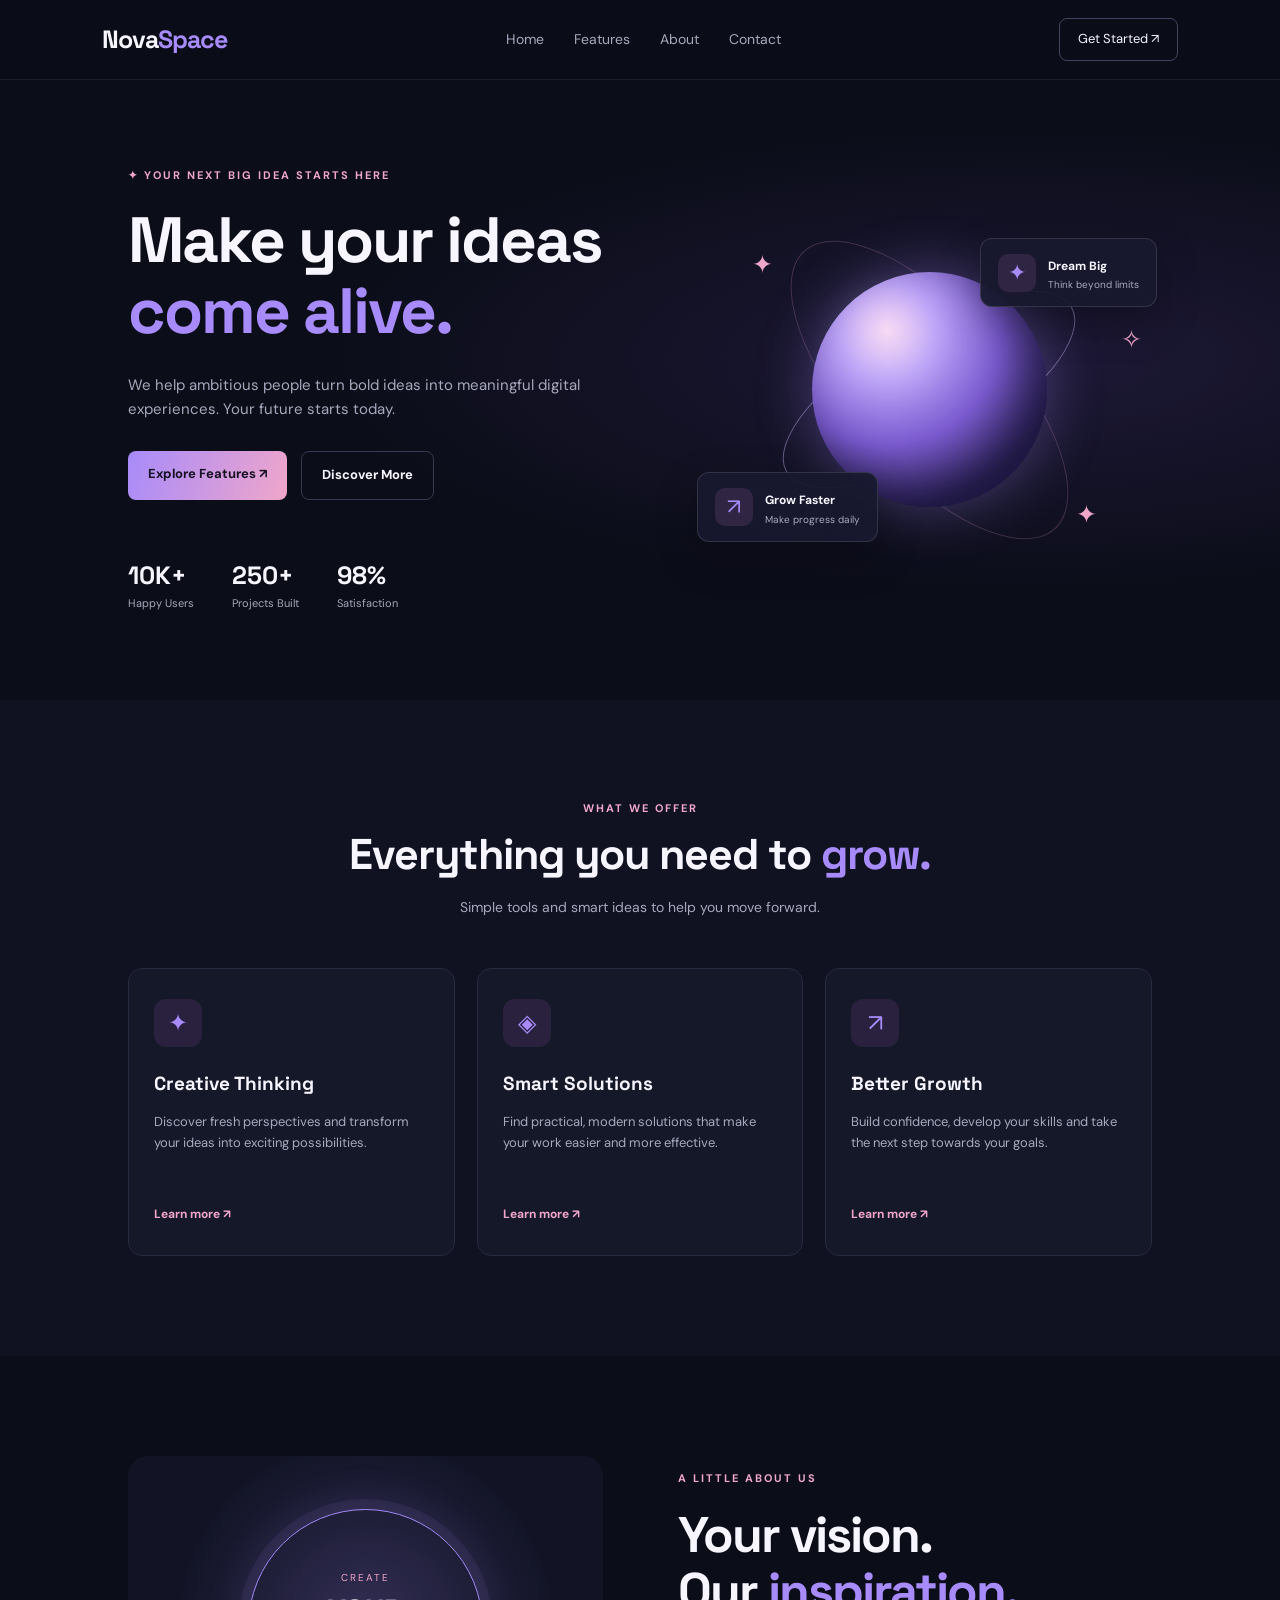
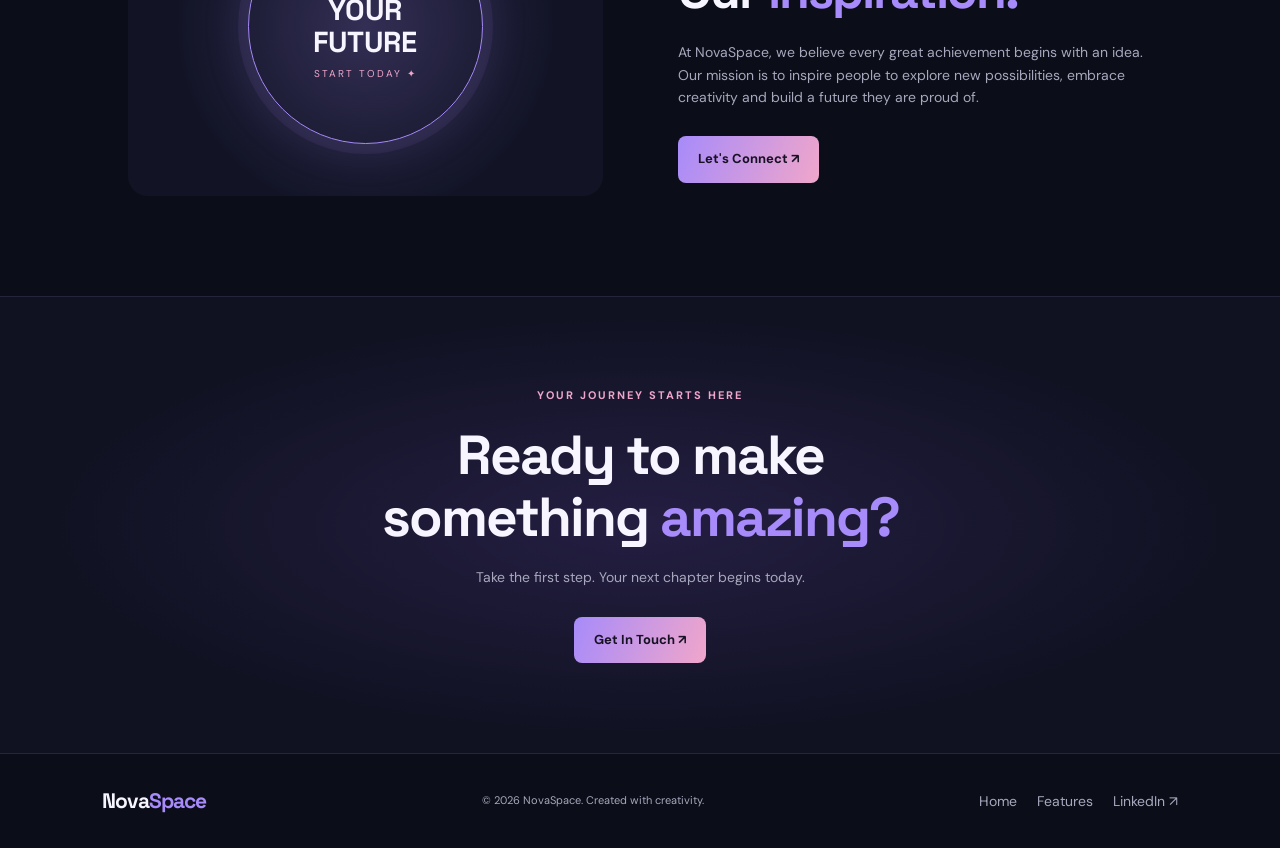
<file: index.html>
<!DOCTYPE html>
<html lang="en">
<head>
    <meta charset="UTF-8">
    <meta name="viewport" content="width=device-width, initial-scale=1.0">
    <title>NovaSpace | Build Your Future</title>
    <link rel="stylesheet" href="style.css">
</head>
<body>

    <header class="navbar">
        <a href="#" class="logo">Nova<span>Space</span></a>

        <nav>
            <a href="#home">Home</a>
            <a href="#features">Features</a>
            <a href="#about">About</a>
            <a href="#contact">Contact</a>
        </nav>

        <a href="#contact" class="nav-button">Get Started ↗</a>
    </header>

    <main>
        <section class="hero" id="home">
            <div class="hero-content">
                <p class="eyebrow">✦ YOUR NEXT BIG IDEA STARTS HERE</p>

                <h1>Make your ideas<br>
                    <span>come alive.</span>
                </h1>

                <p class="hero-description">
                    We help ambitious people turn bold ideas into
                    meaningful digital experiences. Your future starts today.
                </p>

                <div class="hero-buttons">
                    <a href="#features" class="primary-button">Explore Features ↗</a>
                    <a href="#about" class="secondary-button">Discover More</a>
                </div>

                <div class="hero-stats">
                    <div>
                        <h3>10K+</h3>
                        <p>Happy Users</p>
                    </div>
                    <div>
                        <h3>250+</h3>
                        <p>Projects Built</p>
                    </div>
                    <div>
                        <h3>98%</h3>
                        <p>Satisfaction</p>
                    </div>
                </div>
            </div>

            <div class="hero-visual">
                <div class="orbit orbit-one"></div>
                <div class="orbit orbit-two"></div>

                <div class="planet">
                    <div class="planet-shine"></div>
                </div>

                <div class="floating-card card-top">
                    <span class="card-icon">✦</span>
                    <div>
                        <strong>Dream Big</strong>
                        <p>Think beyond limits</p>
                    </div>
                </div>

                <div class="floating-card card-bottom">
                    <span class="card-icon">↗</span>
                    <div>
                        <strong>Grow Faster</strong>
                        <p>Make progress daily</p>
                    </div>
                </div>

                <span class="star star-one">✦</span>
                <span class="star star-two">✧</span>
                <span class="star star-three">✦</span>
            </div>
        </section>

        <section class="features section" id="features">
            <div class="section-heading">
                <p class="eyebrow">WHAT WE OFFER</p>
                <h2>Everything you need to <span>grow.</span></h2>
                <p>Simple tools and smart ideas to help you move forward.</p>
            </div>

            <div class="feature-grid">
                <article class="feature-card">
                    <div class="feature-icon">✦</div>
                    <h3>Creative Thinking</h3>
                    <p>Discover fresh perspectives and transform your ideas into exciting possibilities.</p>
                    <a href="#contact">Learn more ↗</a>
                </article>

                <article class="feature-card">
                    <div class="feature-icon">◈</div>
                    <h3>Smart Solutions</h3>
                    <p>Find practical, modern solutions that make your work easier and more effective.</p>
                    <a href="#contact">Learn more ↗</a>
                </article>

                <article class="feature-card">
                    <div class="feature-icon">↗</div>
                    <h3>Better Growth</h3>
                    <p>Build confidence, develop your skills and take the next step towards your goals.</p>
                    <a href="#contact">Learn more ↗</a>
                </article>
            </div>
        </section>

        <section class="about section" id="about">
            <div class="about-art">
                <div class="about-circle">
                    <span>CREATE</span>
                    <strong>YOUR<br>FUTURE</strong>
                    <span>START TODAY ✦</span>
                </div>
            </div>

            <div class="about-content">
                <p class="eyebrow">A LITTLE ABOUT US</p>
                <h2>Your vision.<br>Our <span>inspiration.</span></h2>
                <p>
                    At NovaSpace, we believe every great achievement begins
                    with an idea. Our mission is to inspire people to explore
                    new possibilities, embrace creativity and build a future
                    they are proud of.
                </p>
                <a href="#contact" class="primary-button">Let's Connect ↗</a>
            </div>
        </section>

        <section class="cta-section" id="contact">
            <p class="eyebrow">YOUR JOURNEY STARTS HERE</p>
            <h2>Ready to make<br>something <span>amazing?</span></h2>
            <p>Take the first step. Your next chapter begins today.</p>
            <a href="mailto:hello@example.com" class="primary-button">Get In Touch ↗</a>
        </section>
    </main>

    <footer>
        <a href="#home" class="logo">Nova<span>Space</span></a>
        <p>© 2026 NovaSpace. Created with creativity.</p>
        <div class="footer-links">
            <a href="#home">Home</a>
            <a href="#features">Features</a>
            <a href="https://www.linkedin.com/" target="_blank" rel="noopener noreferrer">LinkedIn ↗</a>
        </div>
    </footer>

</body>
</html>
</file>
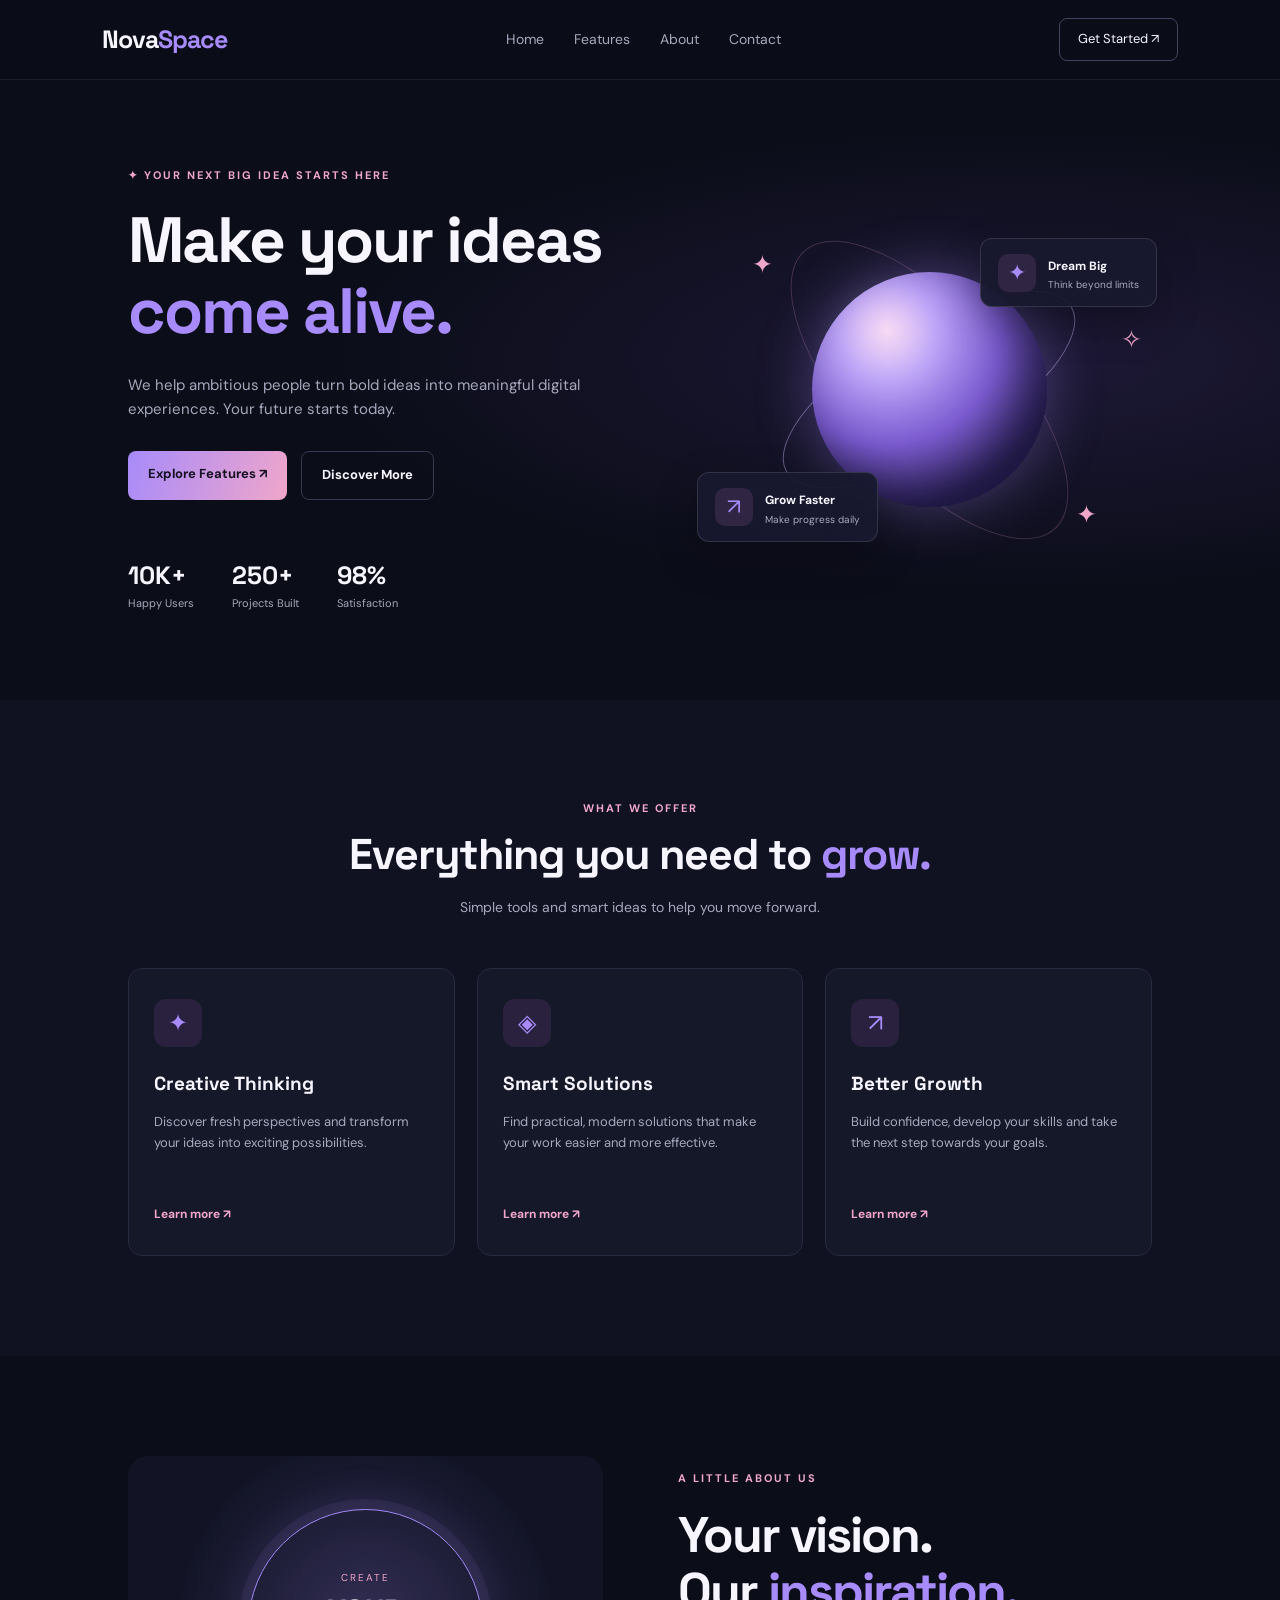
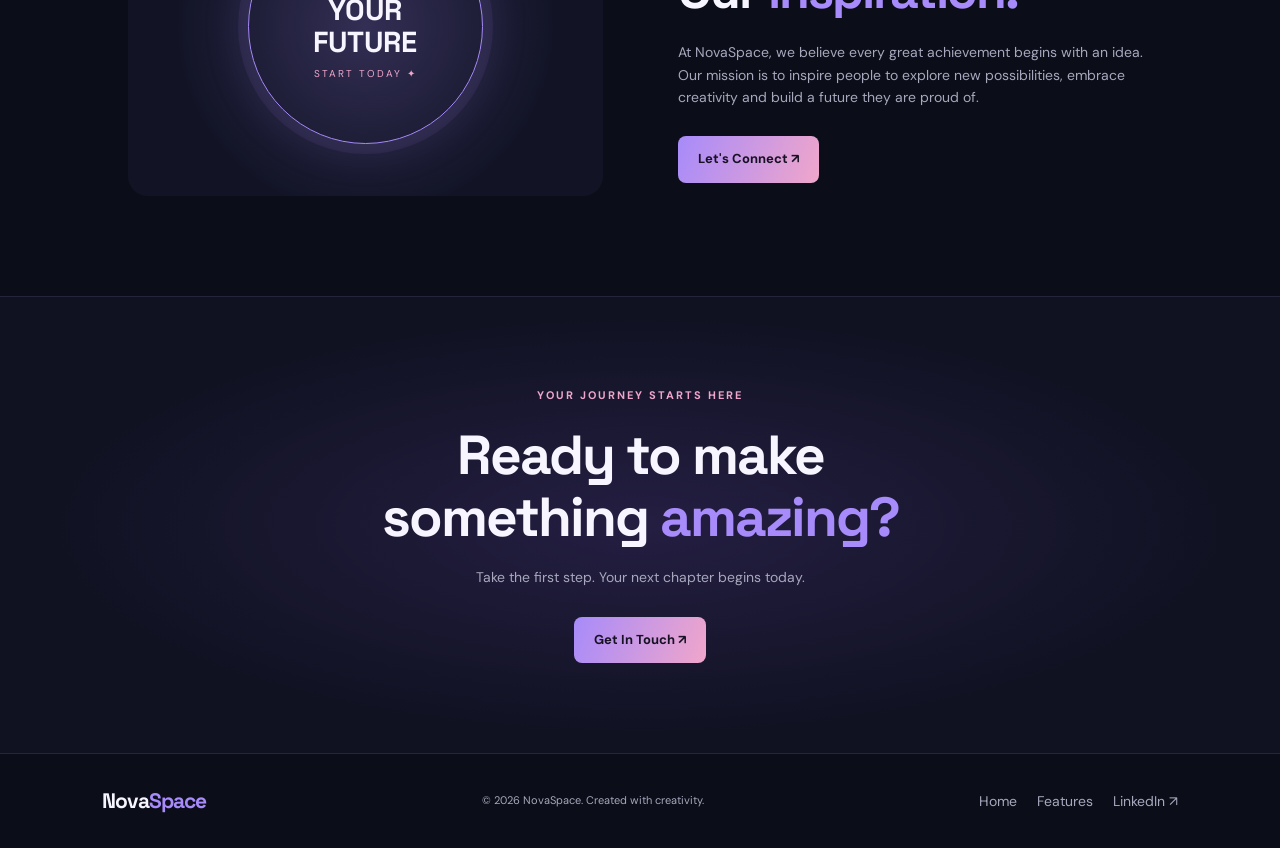
<file: WebDev-L1-LandingPage/index.html>
<!DOCTYPE html>
<html lang="en">
<head>
    <meta charset="UTF-8">
    <meta name="viewport" content="width=device-width, initial-scale=1.0">
    <title>NovaSpace | Build Your Future</title>
    <link rel="stylesheet" href="style.css">
</head>
<body>

    <header class="navbar">
        <a href="#" class="logo">Nova<span>Space</span></a>

        <nav>
            <a href="#home">Home</a>
            <a href="#features">Features</a>
            <a href="#about">About</a>
            <a href="#contact">Contact</a>
        </nav>

        <a href="#contact" class="nav-button">Get Started ↗</a>
    </header>

    <main>
        <section class="hero" id="home">
            <div class="hero-content">
                <p class="eyebrow">✦ YOUR NEXT BIG IDEA STARTS HERE</p>

                <h1>Make your ideas<br>
                    <span>come alive.</span>
                </h1>

                <p class="hero-description">
                    We help ambitious people turn bold ideas into
                    meaningful digital experiences. Your future starts today.
                </p>

                <div class="hero-buttons">
                    <a href="#features" class="primary-button">Explore Features ↗</a>
                    <a href="#about" class="secondary-button">Discover More</a>
                </div>

                <div class="hero-stats">
                    <div>
                        <h3>10K+</h3>
                        <p>Happy Users</p>
                    </div>
                    <div>
                        <h3>250+</h3>
                        <p>Projects Built</p>
                    </div>
                    <div>
                        <h3>98%</h3>
                        <p>Satisfaction</p>
                    </div>
                </div>
            </div>

            <div class="hero-visual">
                <div class="orbit orbit-one"></div>
                <div class="orbit orbit-two"></div>

                <div class="planet">
                    <div class="planet-shine"></div>
                </div>

                <div class="floating-card card-top">
                    <span class="card-icon">✦</span>
                    <div>
                        <strong>Dream Big</strong>
                        <p>Think beyond limits</p>
                    </div>
                </div>

                <div class="floating-card card-bottom">
                    <span class="card-icon">↗</span>
                    <div>
                        <strong>Grow Faster</strong>
                        <p>Make progress daily</p>
                    </div>
                </div>

                <span class="star star-one">✦</span>
                <span class="star star-two">✧</span>
                <span class="star star-three">✦</span>
            </div>
        </section>

        <section class="features section" id="features">
            <div class="section-heading">
                <p class="eyebrow">WHAT WE OFFER</p>
                <h2>Everything you need to <span>grow.</span></h2>
                <p>Simple tools and smart ideas to help you move forward.</p>
            </div>

            <div class="feature-grid">
                <article class="feature-card">
                    <div class="feature-icon">✦</div>
                    <h3>Creative Thinking</h3>
                    <p>Discover fresh perspectives and transform your ideas into exciting possibilities.</p>
                    <a href="#contact">Learn more ↗</a>
                </article>

                <article class="feature-card">
                    <div class="feature-icon">◈</div>
                    <h3>Smart Solutions</h3>
                    <p>Find practical, modern solutions that make your work easier and more effective.</p>
                    <a href="#contact">Learn more ↗</a>
                </article>

                <article class="feature-card">
                    <div class="feature-icon">↗</div>
                    <h3>Better Growth</h3>
                    <p>Build confidence, develop your skills and take the next step towards your goals.</p>
                    <a href="#contact">Learn more ↗</a>
                </article>
            </div>
        </section>

        <section class="about section" id="about">
            <div class="about-art">
                <div class="about-circle">
                    <span>CREATE</span>
                    <strong>YOUR<br>FUTURE</strong>
                    <span>START TODAY ✦</span>
                </div>
            </div>

            <div class="about-content">
                <p class="eyebrow">A LITTLE ABOUT US</p>
                <h2>Your vision.<br>Our <span>inspiration.</span></h2>
                <p>
                    At NovaSpace, we believe every great achievement begins
                    with an idea. Our mission is to inspire people to explore
                    new possibilities, embrace creativity and build a future
                    they are proud of.
                </p>
                <a href="#contact" class="primary-button">Let's Connect ↗</a>
            </div>
        </section>

        <section class="cta-section" id="contact">
            <p class="eyebrow">YOUR JOURNEY STARTS HERE</p>
            <h2>Ready to make<br>something <span>amazing?</span></h2>
            <p>Take the first step. Your next chapter begins today.</p>
            <a href="mailto:hello@example.com" class="primary-button">Get In Touch ↗</a>
        </section>
    </main>

    <footer>
        <a href="#home" class="logo">Nova<span>Space</span></a>
        <p>© 2026 NovaSpace. Created with creativity.</p>
        <div class="footer-links">
            <a href="#home">Home</a>
            <a href="#features">Features</a>
            <a href="https://www.linkedin.com/" target="_blank" rel="noopener noreferrer">LinkedIn ↗</a>
        </div>
    </footer>

</body>
</html>
</file>
<file: style.css>
@import url('https://fonts.googleapis.com/css2?family=DM+Sans:wght@400;500;600;700&family=Space+Grotesk:wght@400;500;600;700&display=swap');

:root {
    --bg: #0b0d18;
    --card: #151829;
    --purple: #a78bfa;
    --pink: #f0a6ca;
    --text: #f7f5ff;
    --muted: #a7a8bd;
}

* {
    margin: 0;
    padding: 0;
    box-sizing: border-box;
    scroll-behavior: smooth;
}

body {
    font-family: 'DM Sans', sans-serif;
    background: var(--bg);
    color: var(--text);
    line-height: 1.6;
}

a {
    color: inherit;
    text-decoration: none;
}

.navbar {
    position: sticky;
    top: 0;
    z-index: 100;
    min-height: 76px;
    padding: 18px 8%;
    display: flex;
    justify-content: space-between;
    align-items: center;
    gap: 20px;
    background: rgba(11, 13, 24, 0.94);
    border-bottom: 1px solid rgba(255, 255, 255, 0.08);
    backdrop-filter: blur(15px);
}

.logo {
    font-family: 'Space Grotesk', sans-serif;
    font-size: 25px;
    font-weight: 700;
    letter-spacing: -1px;
}

.logo span,
.hero h1 span,
.section-heading h2 span,
.about-content h2 span,
.cta-section h2 span {
    color: var(--purple);
}

.navbar nav {
    display: flex;
    gap: 30px;
}

.navbar nav a,
.footer-links a {
    color: var(--muted);
    font-size: 14px;
    transition: color 0.3s;
}

.navbar nav a:hover,
.footer-links a:hover {
    color: var(--pink);
}

.nav-button {
    padding: 10px 18px;
    border: 1px solid #48405f;
    border-radius: 8px;
    font-size: 13px;
    transition: background 0.3s;
}

.nav-button:hover {
    background: #28213f;
}

.hero {
    min-height: 620px;
    padding: 85px 10%;
    display: grid;
    grid-template-columns: 1.1fr 0.9fr;
    align-items: center;
    gap: 35px;
    overflow: hidden;
    background:
        radial-gradient(ellipse at 80% 45%, rgba(111, 75, 190, 0.18), transparent 50%),
        var(--bg);
}

.eyebrow {
    color: var(--pink);
    font-size: 11px;
    font-weight: 700;
    letter-spacing: 2px;
    margin-bottom: 20px;
}

.hero h1,
.about-content h2,
.cta-section h2 {
    font-family: 'Space Grotesk', sans-serif;
    font-size: clamp(42px, 5vw, 67px);
    line-height: 1.12;
    letter-spacing: -2px;
}

.hero-description {
    max-width: 460px;
    margin: 25px 0 30px;
    color: var(--muted);
    font-size: 15px;
}

.hero-buttons {
    display: flex;
    flex-wrap: wrap;
    gap: 14px;
}

.primary-button,
.secondary-button {
    display: inline-block;
    padding: 13px 20px;
    border-radius: 8px;
    font-size: 13px;
    font-weight: 700;
    transition: transform 0.3s, background 0.3s;
}

.primary-button {
    color: #171124;
    background: linear-gradient(110deg, var(--purple), var(--pink));
}

.secondary-button {
    border: 1px solid #37394f;
    color: var(--text);
}

.primary-button:hover,
.secondary-button:hover {
    transform: translateY(-3px);
}

.hero-stats {
    display: flex;
    gap: 38px;
    margin-top: 55px;
}

.hero-stats h3 {
    font-family: 'Space Grotesk', sans-serif;
    font-size: 25px;
}

.hero-stats p {
    color: var(--muted);
    font-size: 11px;
}

.hero-visual {
    min-height: 400px;
    position: relative;
    display: flex;
    justify-content: center;
    align-items: center;
}

.planet {
    width: 235px;
    height: 235px;
    border-radius: 50%;
    position: relative;
    z-index: 2;
    background:
        radial-gradient(circle at 32% 25%, #f7d4f3, #bba1f8 20%, #7b5bd0 48%, #32265e 75%);
    box-shadow:
        0 0 55px rgba(167, 139, 250, 0.35),
        inset -20px -20px 45px rgba(9, 8, 35, 0.5);
    animation: float 5s ease-in-out infinite;
}

.planet-shine {
    position: absolute;
    width: 85px;
    height: 85px;
    top: 27px;
    left: 35px;
    border-radius: 50%;
    background: rgba(255, 255, 255, 0.18);
    filter: blur(22px);
}

.orbit {
    position: absolute;
    width: 330px;
    height: 125px;
    border: 1px solid rgba(211, 186, 255, 0.45);
    border-radius: 50%;
    transform: rotate(-30deg);
}

.orbit-two {
    width: 375px;
    height: 160px;
    transform: rotate(48deg);
    border-color: rgba(240, 166, 202, 0.22);
}

.floating-card {
    position: absolute;
    z-index: 3;
    display: flex;
    align-items: center;
    gap: 12px;
    padding: 13px 17px;
    background: rgba(24, 25, 46, 0.94);
    border: 1px solid rgba(255, 255, 255, 0.12);
    border-radius: 12px;
    box-shadow: 0 15px 40px rgba(0, 0, 0, 0.25);
}

.card-top {
    top: 48px;
    right: -5px;
}

.card-bottom {
    bottom: 48px;
    left: -10px;
}

.card-icon {
    width: 38px;
    height: 38px;
    display: grid;
    place-items: center;
    border-radius: 10px;
    color: var(--purple);
    background: #302644;
    font-size: 22px;
}

.floating-card strong {
    font-size: 12px;
}

.floating-card p {
    color: var(--muted);
    font-size: 10px;
}

.star {
    position: absolute;
    color: var(--pink);
    font-size: 25px;
}

.star-one {
    top: 55px;
    left: 45px;
}

.star-two {
    top: 130px;
    right: 10px;
}

.star-three {
    bottom: 55px;
    right: 55px;
}

.section {
    padding: 100px 10%;
}

.features {
    background: #101222;
}

.section-heading {
    max-width: 650px;
    margin: 0 auto 50px;
    text-align: center;
}

.section-heading .eyebrow {
    margin-bottom: 12px;
}

.section-heading h2 {
    font-family: 'Space Grotesk', sans-serif;
    font-size: clamp(30px, 4vw, 43px);
    line-height: 1.2;
    letter-spacing: -1px;
}

.section-heading > p:last-child {
    margin-top: 15px;
    color: var(--muted);
    font-size: 14px;
}

.feature-grid {
    display: grid;
    grid-template-columns: repeat(3, minmax(0, 1fr));
    gap: 22px;
}

.feature-card {
    padding: 30px 25px;
    background: var(--card);
    border: 1px solid #272a40;
    border-radius: 14px;
    transition: transform 0.3s, border-color 0.3s;
}

.feature-card:hover {
    transform: translateY(-6px);
    border-color: var(--purple);
}

.feature-icon {
    width: 48px;
    height: 48px;
    display: grid;
    place-items: center;
    margin-bottom: 22px;
    border-radius: 12px;
    color: var(--purple);
    background: #29213e;
    font-size: 24px;
}

.feature-card h3 {
    font-family: 'Space Grotesk', sans-serif;
    font-size: 19px;
    margin-bottom: 12px;
}

.feature-card p {
    min-height: 75px;
    color: var(--muted);
    font-size: 13px;
}

.feature-card a {
    display: inline-block;
    margin-top: 18px;
    color: var(--pink);
    font-size: 12px;
    font-weight: 700;
}

.about {
    display: grid;
    grid-template-columns: 1fr 1fr;
    align-items: center;
    gap: 75px;
}

.about-art {
    min-height: 340px;
    display: grid;
    place-items: center;
    border-radius: 20px;
    background:
        radial-gradient(circle at center, rgba(167, 139, 250, 0.22), transparent 65%),
        #121426;
}

.about-circle {
    width: 235px;
    height: 235px;
    display: flex;
    flex-direction: column;
    align-items: center;
    justify-content: center;
    gap: 8px;
    border: 1px solid #a78bfa;
    border-radius: 50%;
    outline: 10px solid rgba(167, 139, 250, 0.07);
    box-shadow: 0 0 50px rgba(167, 139, 250, 0.14);
    text-align: center;
}

.about-circle span {
    color: var(--pink);
    font-size: 10px;
    letter-spacing: 2px;
}

.about-circle strong {
    font-family: 'Space Grotesk', sans-serif;
    font-size: 29px;
    line-height: 1.1;
}

.about-content h2 {
    font-size: clamp(36px, 4vw, 50px);
}

.about-content > p:not(.eyebrow) {
    margin: 22px 0 28px;
    color: var(--muted);
    font-size: 14px;
}

.cta-section {
    padding: 90px 20px;
    text-align: center;
    background:
        radial-gradient(ellipse at center, rgba(118, 79, 195, 0.2), transparent 65%),
        #101222;
    border-top: 1px solid #24253b;
}

.cta-section h2 {
    font-size: clamp(38px, 5vw, 55px);
}

.cta-section > p:not(.eyebrow) {
    margin: 18px 0 28px;
    color: var(--muted);
    font-size: 14px;
}

footer {
    padding: 30px 8%;
    display: flex;
    flex-wrap: wrap;
    align-items: center;
    justify-content: space-between;
    gap: 20px;
    border-top: 1px solid #25263a;
}

footer .logo {
    font-size: 21px;
}

footer > p {
    color: var(--muted);
    font-size: 11px;
}

.footer-links {
    display: flex;
    gap: 20px;
}

@keyframes float {
    0%, 100% {
        transform: translateY(0);
    }
    50% {
        transform: translateY(-13px);
    }
}

@media (max-width: 900px) {
    .navbar {
        padding: 16px 5%;
    }

    .navbar nav {
        gap: 15px;
    }

    .hero {
        padding: 70px 6%;
        grid-template-columns: 1fr 0.9fr;
    }

    .hero-stats {
        gap: 22px;
    }

    .section {
        padding: 75px 6%;
    }

    .feature-grid {
        gap: 14px;
    }

    .feature-card {
        padding: 24px 18px;
    }

    .about {
        gap: 35px;
    }
}

@media (max-width: 650px) {
    .navbar {
        flex-wrap: wrap;
        justify-content: space-between;
    }

    .navbar nav {
        order: 3;
        width: 100%;
        justify-content: space-between;
        gap: 8px;
    }

    .navbar nav a {
        font-size: 12px;
    }

    .nav-button {
        padding: 8px 11px;
        font-size: 11px;
    }

    .hero {
        grid-template-columns: 1fr;
        padding: 65px 7% 35px;
        text-align: center;
    }

    .hero-description {
        margin-left: auto;
        margin-right: auto;
    }

    .hero-buttons,
    .hero-stats {
        justify-content: center;
    }

    .hero-stats {
        gap: 28px;
        margin-top: 35px;
    }

    .hero-stats h3 {
        font-size: 21px;
    }

    .hero-visual {
        min-height: 340px;
        margin-top: 10px;
    }

    .planet {
        width: 185px;
        height: 185px;
    }

    .orbit {
        width: 270px;
        height: 100px;
    }

    .orbit-two {
        width: 300px;
        height: 130px;
    }

    .floating-card {
        padding: 9px 11px;
    }

    .card-top {
        right: 0;
        top: 25px;
    }

    .card-bottom {
        left: 0;
        bottom: 25px;
    }

    .card-icon {
        width: 30px;
        height: 30px;
    }

    .section {
        padding: 65px 7%;
    }

    .feature-grid {
        grid-template-columns: 1fr;
    }

    .feature-card p {
        min-height: auto;
    }

    .about {
        grid-template-columns: 1fr;
        gap: 35px;
    }

    .about-art {
        min-height: 290px;
    }

    .about-circle {
        width: 205px;
        height: 205px;
    }

    .about-content {
        text-align: center;
    }

    .cta-section {
        padding: 70px 7%;
    }

    footer {
        flex-direction: column;
        text-align: center;
    }

    .footer-links {
        justify-content: center;
    }
}
</file>
<file: WebDev-L1-LandingPage/style.css>
@import url('https://fonts.googleapis.com/css2?family=DM+Sans:wght@400;500;600;700&family=Space+Grotesk:wght@400;500;600;700&display=swap');

:root {
    --bg: #0b0d18;
    --card: #151829;
    --purple: #a78bfa;
    --pink: #f0a6ca;
    --text: #f7f5ff;
    --muted: #a7a8bd;
}

* {
    margin: 0;
    padding: 0;
    box-sizing: border-box;
    scroll-behavior: smooth;
}

body {
    font-family: 'DM Sans', sans-serif;
    background: var(--bg);
    color: var(--text);
    line-height: 1.6;
}

a {
    color: inherit;
    text-decoration: none;
}

.navbar {
    position: sticky;
    top: 0;
    z-index: 100;
    min-height: 76px;
    padding: 18px 8%;
    display: flex;
    justify-content: space-between;
    align-items: center;
    gap: 20px;
    background: rgba(11, 13, 24, 0.94);
    border-bottom: 1px solid rgba(255, 255, 255, 0.08);
    backdrop-filter: blur(15px);
}

.logo {
    font-family: 'Space Grotesk', sans-serif;
    font-size: 25px;
    font-weight: 700;
    letter-spacing: -1px;
}

.logo span,
.hero h1 span,
.section-heading h2 span,
.about-content h2 span,
.cta-section h2 span {
    color: var(--purple);
}

.navbar nav {
    display: flex;
    gap: 30px;
}

.navbar nav a,
.footer-links a {
    color: var(--muted);
    font-size: 14px;
    transition: color 0.3s;
}

.navbar nav a:hover,
.footer-links a:hover {
    color: var(--pink);
}

.nav-button {
    padding: 10px 18px;
    border: 1px solid #48405f;
    border-radius: 8px;
    font-size: 13px;
    transition: background 0.3s;
}

.nav-button:hover {
    background: #28213f;
}

.hero {
    min-height: 620px;
    padding: 85px 10%;
    display: grid;
    grid-template-columns: 1.1fr 0.9fr;
    align-items: center;
    gap: 35px;
    overflow: hidden;
    background:
        radial-gradient(ellipse at 80% 45%, rgba(111, 75, 190, 0.18), transparent 50%),
        var(--bg);
}

.eyebrow {
    color: var(--pink);
    font-size: 11px;
    font-weight: 700;
    letter-spacing: 2px;
    margin-bottom: 20px;
}

.hero h1,
.about-content h2,
.cta-section h2 {
    font-family: 'Space Grotesk', sans-serif;
    font-size: clamp(42px, 5vw, 67px);
    line-height: 1.12;
    letter-spacing: -2px;
}

.hero-description {
    max-width: 460px;
    margin: 25px 0 30px;
    color: var(--muted);
    font-size: 15px;
}

.hero-buttons {
    display: flex;
    flex-wrap: wrap;
    gap: 14px;
}

.primary-button,
.secondary-button {
    display: inline-block;
    padding: 13px 20px;
    border-radius: 8px;
    font-size: 13px;
    font-weight: 700;
    transition: transform 0.3s, background 0.3s;
}

.primary-button {
    color: #171124;
    background: linear-gradient(110deg, var(--purple), var(--pink));
}

.secondary-button {
    border: 1px solid #37394f;
    color: var(--text);
}

.primary-button:hover,
.secondary-button:hover {
    transform: translateY(-3px);
}

.hero-stats {
    display: flex;
    gap: 38px;
    margin-top: 55px;
}

.hero-stats h3 {
    font-family: 'Space Grotesk', sans-serif;
    font-size: 25px;
}

.hero-stats p {
    color: var(--muted);
    font-size: 11px;
}

.hero-visual {
    min-height: 400px;
    position: relative;
    display: flex;
    justify-content: center;
    align-items: center;
}

.planet {
    width: 235px;
    height: 235px;
    border-radius: 50%;
    position: relative;
    z-index: 2;
    background:
        radial-gradient(circle at 32% 25%, #f7d4f3, #bba1f8 20%, #7b5bd0 48%, #32265e 75%);
    box-shadow:
        0 0 55px rgba(167, 139, 250, 0.35),
        inset -20px -20px 45px rgba(9, 8, 35, 0.5);
    animation: float 5s ease-in-out infinite;
}

.planet-shine {
    position: absolute;
    width: 85px;
    height: 85px;
    top: 27px;
    left: 35px;
    border-radius: 50%;
    background: rgba(255, 255, 255, 0.18);
    filter: blur(22px);
}

.orbit {
    position: absolute;
    width: 330px;
    height: 125px;
    border: 1px solid rgba(211, 186, 255, 0.45);
    border-radius: 50%;
    transform: rotate(-30deg);
}

.orbit-two {
    width: 375px;
    height: 160px;
    transform: rotate(48deg);
    border-color: rgba(240, 166, 202, 0.22);
}

.floating-card {
    position: absolute;
    z-index: 3;
    display: flex;
    align-items: center;
    gap: 12px;
    padding: 13px 17px;
    background: rgba(24, 25, 46, 0.94);
    border: 1px solid rgba(255, 255, 255, 0.12);
    border-radius: 12px;
    box-shadow: 0 15px 40px rgba(0, 0, 0, 0.25);
}

.card-top {
    top: 48px;
    right: -5px;
}

.card-bottom {
    bottom: 48px;
    left: -10px;
}

.card-icon {
    width: 38px;
    height: 38px;
    display: grid;
    place-items: center;
    border-radius: 10px;
    color: var(--purple);
    background: #302644;
    font-size: 22px;
}

.floating-card strong {
    font-size: 12px;
}

.floating-card p {
    color: var(--muted);
    font-size: 10px;
}

.star {
    position: absolute;
    color: var(--pink);
    font-size: 25px;
}

.star-one {
    top: 55px;
    left: 45px;
}

.star-two {
    top: 130px;
    right: 10px;
}

.star-three {
    bottom: 55px;
    right: 55px;
}

.section {
    padding: 100px 10%;
}

.features {
    background: #101222;
}

.section-heading {
    max-width: 650px;
    margin: 0 auto 50px;
    text-align: center;
}

.section-heading .eyebrow {
    margin-bottom: 12px;
}

.section-heading h2 {
    font-family: 'Space Grotesk', sans-serif;
    font-size: clamp(30px, 4vw, 43px);
    line-height: 1.2;
    letter-spacing: -1px;
}

.section-heading > p:last-child {
    margin-top: 15px;
    color: var(--muted);
    font-size: 14px;
}

.feature-grid {
    display: grid;
    grid-template-columns: repeat(3, minmax(0, 1fr));
    gap: 22px;
}

.feature-card {
    padding: 30px 25px;
    background: var(--card);
    border: 1px solid #272a40;
    border-radius: 14px;
    transition: transform 0.3s, border-color 0.3s;
}

.feature-card:hover {
    transform: translateY(-6px);
    border-color: var(--purple);
}

.feature-icon {
    width: 48px;
    height: 48px;
    display: grid;
    place-items: center;
    margin-bottom: 22px;
    border-radius: 12px;
    color: var(--purple);
    background: #29213e;
    font-size: 24px;
}

.feature-card h3 {
    font-family: 'Space Grotesk', sans-serif;
    font-size: 19px;
    margin-bottom: 12px;
}

.feature-card p {
    min-height: 75px;
    color: var(--muted);
    font-size: 13px;
}

.feature-card a {
    display: inline-block;
    margin-top: 18px;
    color: var(--pink);
    font-size: 12px;
    font-weight: 700;
}

.about {
    display: grid;
    grid-template-columns: 1fr 1fr;
    align-items: center;
    gap: 75px;
}

.about-art {
    min-height: 340px;
    display: grid;
    place-items: center;
    border-radius: 20px;
    background:
        radial-gradient(circle at center, rgba(167, 139, 250, 0.22), transparent 65%),
        #121426;
}

.about-circle {
    width: 235px;
    height: 235px;
    display: flex;
    flex-direction: column;
    align-items: center;
    justify-content: center;
    gap: 8px;
    border: 1px solid #a78bfa;
    border-radius: 50%;
    outline: 10px solid rgba(167, 139, 250, 0.07);
    box-shadow: 0 0 50px rgba(167, 139, 250, 0.14);
    text-align: center;
}

.about-circle span {
    color: var(--pink);
    font-size: 10px;
    letter-spacing: 2px;
}

.about-circle strong {
    font-family: 'Space Grotesk', sans-serif;
    font-size: 29px;
    line-height: 1.1;
}

.about-content h2 {
    font-size: clamp(36px, 4vw, 50px);
}

.about-content > p:not(.eyebrow) {
    margin: 22px 0 28px;
    color: var(--muted);
    font-size: 14px;
}

.cta-section {
    padding: 90px 20px;
    text-align: center;
    background:
        radial-gradient(ellipse at center, rgba(118, 79, 195, 0.2), transparent 65%),
        #101222;
    border-top: 1px solid #24253b;
}

.cta-section h2 {
    font-size: clamp(38px, 5vw, 55px);
}

.cta-section > p:not(.eyebrow) {
    margin: 18px 0 28px;
    color: var(--muted);
    font-size: 14px;
}

footer {
    padding: 30px 8%;
    display: flex;
    flex-wrap: wrap;
    align-items: center;
    justify-content: space-between;
    gap: 20px;
    border-top: 1px solid #25263a;
}

footer .logo {
    font-size: 21px;
}

footer > p {
    color: var(--muted);
    font-size: 11px;
}

.footer-links {
    display: flex;
    gap: 20px;
}

@keyframes float {
    0%, 100% {
        transform: translateY(0);
    }
    50% {
        transform: translateY(-13px);
    }
}

@media (max-width: 900px) {
    .navbar {
        padding: 16px 5%;
    }

    .navbar nav {
        gap: 15px;
    }

    .hero {
        padding: 70px 6%;
        grid-template-columns: 1fr 0.9fr;
    }

    .hero-stats {
        gap: 22px;
    }

    .section {
        padding: 75px 6%;
    }

    .feature-grid {
        gap: 14px;
    }

    .feature-card {
        padding: 24px 18px;
    }

    .about {
        gap: 35px;
    }
}

@media (max-width: 650px) {
    .navbar {
        flex-wrap: wrap;
        justify-content: space-between;
    }

    .navbar nav {
        order: 3;
        width: 100%;
        justify-content: space-between;
        gap: 8px;
    }

    .navbar nav a {
        font-size: 12px;
    }

    .nav-button {
        padding: 8px 11px;
        font-size: 11px;
    }

    .hero {
        grid-template-columns: 1fr;
        padding: 65px 7% 35px;
        text-align: center;
    }

    .hero-description {
        margin-left: auto;
        margin-right: auto;
    }

    .hero-buttons,
    .hero-stats {
        justify-content: center;
    }

    .hero-stats {
        gap: 28px;
        margin-top: 35px;
    }

    .hero-stats h3 {
        font-size: 21px;
    }

    .hero-visual {
        min-height: 340px;
        margin-top: 10px;
    }

    .planet {
        width: 185px;
        height: 185px;
    }

    .orbit {
        width: 270px;
        height: 100px;
    }

    .orbit-two {
        width: 300px;
        height: 130px;
    }

    .floating-card {
        padding: 9px 11px;
    }

    .card-top {
        right: 0;
        top: 25px;
    }

    .card-bottom {
        left: 0;
        bottom: 25px;
    }

    .card-icon {
        width: 30px;
        height: 30px;
    }

    .section {
        padding: 65px 7%;
    }

    .feature-grid {
        grid-template-columns: 1fr;
    }

    .feature-card p {
        min-height: auto;
    }

    .about {
        grid-template-columns: 1fr;
        gap: 35px;
    }

    .about-art {
        min-height: 290px;
    }

    .about-circle {
        width: 205px;
        height: 205px;
    }

    .about-content {
        text-align: center;
    }

    .cta-section {
        padding: 70px 7%;
    }

    footer {
        flex-direction: column;
        text-align: center;
    }

    .footer-links {
        justify-content: center;
    }
}
</file>
